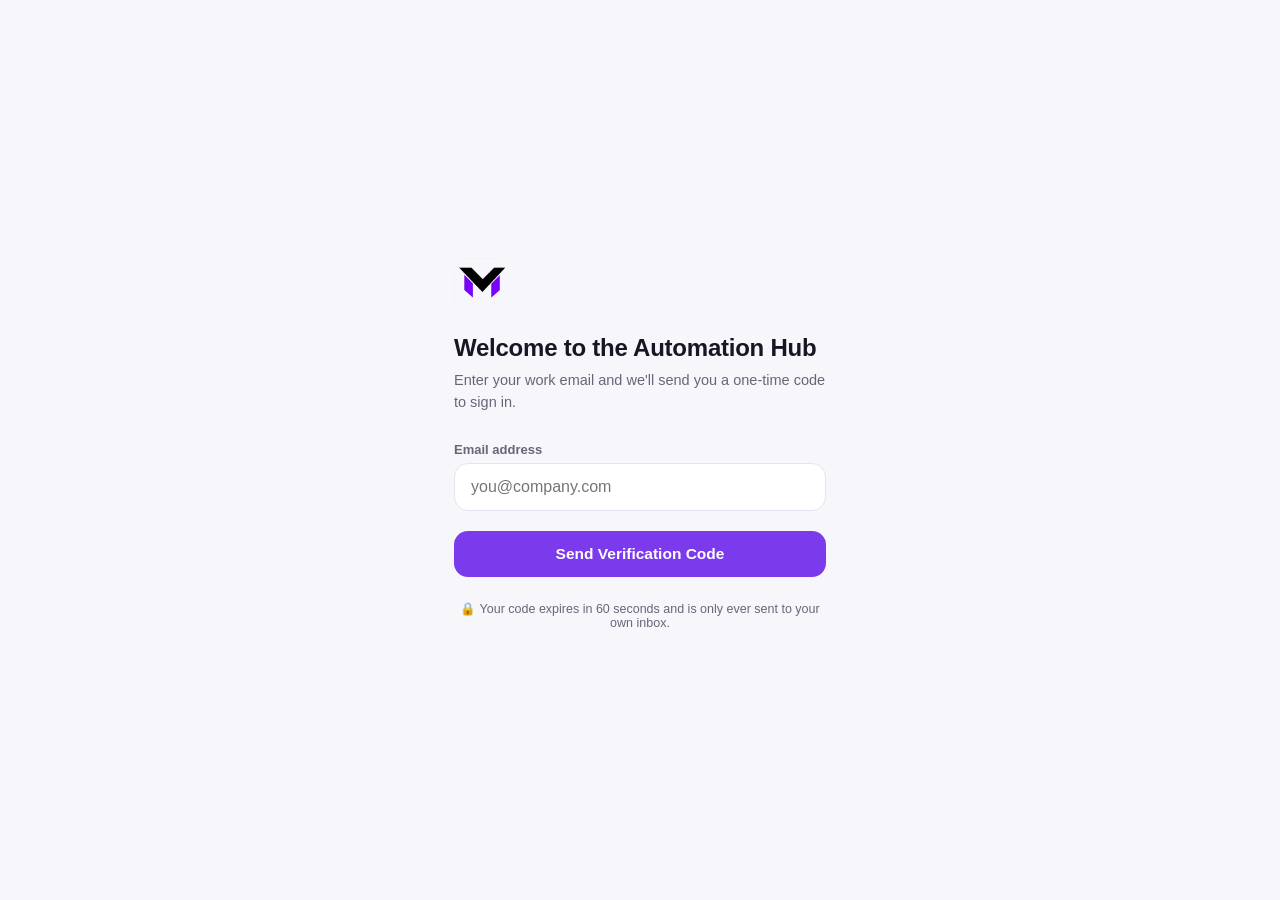
<file: pwa/index.html>
<!DOCTYPE html>
<html lang="en">
<head>
<meta charset="UTF-8" />
<meta name="viewport" content="width=device-width, initial-scale=1, viewport-fit=cover" />
<title>MDS Automation Hub</title>
<meta name="description" content="Turn Michael Data Solutions automations on and off." />
<meta name="theme-color" content="#ffffff" />
<meta name="robots" content="noindex, nofollow" />

<link rel="manifest" href="manifest.json" />
<link rel="icon" href="icons/logo.png" />
<link rel="apple-touch-icon" href="icons/logo.png" />

<link rel="stylesheet" href="styles.css" />
</head>
<body>

<!-- ===================== EMAIL ENTRY ===================== -->
<section id="screen-login" class="screen active" aria-labelledby="login-heading">
  <div class="card">
    <img class="logo" src="icons/logo.png" alt="Michael Data Solutions" />
    <h1 id="login-heading">Welcome to the Automation Hub</h1>
    <p class="subtitle">Enter your work email and we'll send you a one-time code to sign in.</p>

    <form id="login-form" novalidate>
      <label class="field-label" for="login-email">Email address</label>
      <input
        type="email"
        id="login-email"
        name="email"
        placeholder="you@company.com"
        autocomplete="email"
        inputmode="email"
        required
      />
      <p class="field-error" id="login-error" role="alert"></p>
      <button type="submit" class="btn btn-primary" id="login-submit">
        <span class="btn-label">Send Verification Code</span>
        <span class="btn-spinner" hidden></span>
      </button>
    </form>

    <p class="trust-note">🔒 Your code expires in 60 seconds and is only ever sent to your own inbox.</p>
  </div>
</section>

<!-- ===================== CODE ENTRY ===================== -->
<section id="screen-verify" class="screen" aria-labelledby="verify-heading">
  <div class="card">
    <button type="button" class="btn-back" id="verify-back">&larr; Back</button>
    <img class="logo" src="icons/logo.png" alt="Michael Data Solutions" />
    <h1 id="verify-heading">Enter your code</h1>
    <p class="subtitle">
      We sent a 6-digit code to <strong id="verify-email"></strong>
      &nbsp;&middot;&nbsp;<button type="button" class="link-btn" id="verify-change-email">Change</button>
    </p>

    <form id="verify-form" novalidate>
      <div class="otp-inputs" id="otp-inputs">
        <input type="text" inputmode="numeric" maxlength="1" class="otp-box" data-index="0" autocomplete="one-time-code" />
        <input type="text" inputmode="numeric" maxlength="1" class="otp-box" data-index="1" />
        <input type="text" inputmode="numeric" maxlength="1" class="otp-box" data-index="2" />
        <input type="text" inputmode="numeric" maxlength="1" class="otp-box" data-index="3" />
        <input type="text" inputmode="numeric" maxlength="1" class="otp-box" data-index="4" />
        <input type="text" inputmode="numeric" maxlength="1" class="otp-box" data-index="5" />
      </div>

      <p class="countdown" id="verify-countdown">Code expires in <span id="countdown-seconds">60</span>s</p>
      <p class="field-error" id="verify-error" role="alert"></p>

      <button type="submit" class="btn btn-primary" id="verify-submit">
        <span class="btn-label">Verify &amp; Continue</span>
        <span class="btn-spinner" hidden></span>
      </button>
      <button type="button" class="btn btn-secondary" id="verify-resend" disabled>Resend Code</button>
    </form>
  </div>
</section>

<!-- ===================== DASHBOARD ===================== -->
<section id="screen-dashboard" class="screen" aria-labelledby="dashboard-heading">
  <header class="dashboard-header">
    <div class="dashboard-header-inner">
      <img class="logo logo-small" src="icons/logo.png" alt="Michael Data Solutions" />
      <div class="dashboard-header-text">
        <h1 id="dashboard-heading">Automation Hub</h1>
        <p class="dashboard-user" id="dashboard-user"></p>
      </div>
      <button type="button" class="link-btn" id="dashboard-signout">Sign out</button>
    </div>
  </header>

  <main class="dashboard-main">
    <p class="field-error" id="dashboard-error" role="alert"></p>

    <div id="dashboard-loading" class="loading-state">
      <span class="btn-spinner spinner-dark" aria-hidden="true"></span>
      Loading your automations&hellip;
    </div>

    <div id="dashboard-empty" class="empty-state" hidden>
      No automations are assigned to your account yet — contact Michael Data Solutions to get set up.
    </div>

    <ul id="automation-list" class="automation-list" hidden></ul>
  </main>
</section>

<!-- ===================== END-DATE PROMPT (shown when turning an automation ON) ===================== -->
<div id="enddate-modal" class="modal-overlay" hidden>
  <div class="modal-box" role="dialog" aria-modal="true" aria-labelledby="enddate-heading">
    <h2 id="enddate-heading">Run until when?</h2>
    <p class="subtitle" id="enddate-automation-name"></p>

    <label class="field-label" for="enddate-input">End date (optional)</label>
    <input type="date" id="enddate-input" />
    <p class="field-hint">Leave blank to run until you turn it off yourself.</p>
    <p class="field-error" id="enddate-error" role="alert"></p>

    <div class="modal-actions">
      <button type="button" class="btn btn-secondary" id="enddate-cancel">Cancel</button>
      <button type="button" class="btn btn-primary" id="enddate-confirm">
        <span class="btn-label">Turn On</span>
        <span class="btn-spinner" hidden></span>
      </button>
    </div>
  </div>
</div>

<!-- ===================== SESSION EXPIRED MODAL ===================== -->
<div id="session-expired-modal" class="modal-overlay" hidden>
  <div class="modal-box" role="dialog" aria-modal="true" aria-labelledby="expired-heading">
    <img class="logo" src="icons/logo.png" alt="Michael Data Solutions" />
    <h2 id="expired-heading">Session Expired</h2>
    <p class="subtitle">Your 7-day access has ended. Request a new code to keep managing your automations.</p>
    <p class="field-error" id="expired-error" role="alert"></p>

    <button type="button" class="btn btn-primary" id="expired-request-code">
      <span class="btn-label">Request New Login Code</span>
      <span class="btn-spinner" hidden></span>
    </button>
    <button type="button" class="btn btn-secondary" id="expired-signout">Sign Out</button>
  </div>
</div>

<script src="app.js"></script>
</body>
</html>
</file>
<file: pwa/styles.css>
:root {
  --color-bg: #f7f6fb;
  --color-surface: #ffffff;
  --color-border: #e6e3f2;
  --color-text: #1a1523;
  --color-text-muted: #6b6478;
  --color-primary: #7c3aed;
  --color-primary-hover: #6d28d9;
  --color-primary-soft: #f1eafe;
  --color-danger: #dc2626;
  --color-danger-soft: #fdecec;
  --color-success: #15803d;
  --color-success-soft: #eafaf0;
  --shadow-card: 0 1px 2px rgba(26, 21, 35, 0.04), 0 8px 24px rgba(26, 21, 35, 0.06);
  --radius-lg: 20px;
  --radius-md: 14px;
  --radius-sm: 10px;
}

* {
  box-sizing: border-box;
}

html,
body {
  margin: 0;
  padding: 0;
}

body {
  background: var(--color-bg);
  color: var(--color-text);
  font-family: -apple-system, BlinkMacSystemFont, "Segoe UI", Roboto, Helvetica, Arial, sans-serif;
  -webkit-font-smoothing: antialiased;
  min-height: 100vh;
}

img {
  max-width: 100%;
}

button {
  font-family: inherit;
}

/* ===================== SCREENS ===================== */

.screen {
  display: none;
  min-height: 100vh;
}

.screen.active {
  display: block;
}

#screen-login .card,
#screen-verify .card {
  max-width: 420px;
  margin: 0 auto;
  min-height: 100vh;
  display: flex;
  flex-direction: column;
  justify-content: center;
  padding: 32px 24px;
}

.logo {
  width: 56px;
  height: 56px;
  border-radius: 14px;
  margin-bottom: 20px;
}

h1 {
  font-size: 24px;
  font-weight: 700;
  margin: 0 0 8px;
  letter-spacing: -0.01em;
}

.subtitle {
  color: var(--color-text-muted);
  font-size: 14.5px;
  line-height: 1.5;
  margin: 0 0 28px;
}

.field-label {
  display: block;
  font-size: 13px;
  font-weight: 600;
  color: var(--color-text-muted);
  margin-bottom: 6px;
}

input[type="email"],
input[type="date"] {
  width: 100%;
  padding: 14px 16px;
  font-size: 16px;
  border: 1.5px solid var(--color-border);
  border-radius: var(--radius-md);
  background: var(--color-surface);
  color: var(--color-text);
  outline: none;
  transition: border-color 0.15s ease, box-shadow 0.15s ease;
}

input[type="email"]:focus,
input[type="date"]:focus {
  border-color: var(--color-primary);
  box-shadow: 0 0 0 4px var(--color-primary-soft);
}

.field-error {
  color: var(--color-danger);
  font-size: 13.5px;
  margin: 10px 0 0;
  min-height: 0;
}

.field-error:empty {
  display: none;
}

.field-hint {
  color: var(--color-text-muted);
  font-size: 12.5px;
  margin: 8px 0 0;
}

/* ===================== BUTTONS ===================== */

.btn {
  width: 100%;
  padding: 14px 20px;
  font-size: 15.5px;
  font-weight: 600;
  border-radius: var(--radius-md);
  border: none;
  cursor: pointer;
  margin-top: 20px;
  display: flex;
  align-items: center;
  justify-content: center;
  gap: 8px;
  transition: background 0.15s ease, opacity 0.15s ease, transform 0.05s ease;
}

.btn:active {
  transform: scale(0.99);
}

.btn:disabled {
  opacity: 0.55;
  cursor: not-allowed;
}

.btn-primary {
  background: var(--color-primary);
  color: #ffffff;
}

.btn-primary:hover:not(:disabled) {
  background: var(--color-primary-hover);
}

.btn-secondary {
  background: var(--color-surface);
  color: var(--color-text);
  border: 1.5px solid var(--color-border);
}

.btn-secondary:hover:not(:disabled) {
  border-color: var(--color-primary);
  color: var(--color-primary);
}

.btn-back {
  background: none;
  border: none;
  color: var(--color-text-muted);
  font-size: 14.5px;
  font-weight: 600;
  cursor: pointer;
  padding: 0;
  margin-bottom: 16px;
  align-self: flex-start;
}

.btn-back:hover {
  color: var(--color-primary);
}

.link-btn {
  background: none;
  border: none;
  color: var(--color-primary);
  font-weight: 600;
  font-size: inherit;
  cursor: pointer;
  padding: 0;
}

.link-btn:hover {
  text-decoration: underline;
}

.btn-spinner {
  width: 16px;
  height: 16px;
  border-radius: 50%;
  border: 2px solid rgba(255, 255, 255, 0.4);
  border-top-color: #ffffff;
  animation: spin 0.7s linear infinite;
  flex-shrink: 0;
}

.btn-spinner.spinner-dark {
  border: 2px solid var(--color-border);
  border-top-color: var(--color-primary);
}

@keyframes spin {
  to {
    transform: rotate(360deg);
  }
}

/* ===================== OTP + COUNTDOWN ===================== */

.otp-inputs {
  display: flex;
  gap: 10px;
  justify-content: space-between;
}

.otp-box {
  width: 100%;
  aspect-ratio: 1;
  text-align: center;
  font-size: 22px;
  font-weight: 700;
  border: 1.5px solid var(--color-border);
  border-radius: var(--radius-sm);
  background: var(--color-surface);
  color: var(--color-text);
  outline: none;
  transition: border-color 0.15s ease, box-shadow 0.15s ease;
}

.otp-box:focus {
  border-color: var(--color-primary);
  box-shadow: 0 0 0 4px var(--color-primary-soft);
}

.countdown {
  text-align: center;
  color: var(--color-text-muted);
  font-size: 13.5px;
  margin: 16px 0 0;
}

.countdown.expired {
  color: var(--color-danger);
  font-weight: 600;
}

.trust-note {
  text-align: center;
  color: var(--color-text-muted);
  font-size: 12.5px;
  margin-top: 24px;
}

/* ===================== DASHBOARD ===================== */

.dashboard-header {
  position: sticky;
  top: 0;
  background: var(--color-surface);
  border-bottom: 1px solid var(--color-border);
  z-index: 10;
}

.dashboard-header-inner {
  max-width: 640px;
  margin: 0 auto;
  padding: 16px 20px;
  display: flex;
  align-items: center;
  gap: 12px;
}

.logo-small {
  width: 38px;
  height: 38px;
  border-radius: 10px;
  margin: 0;
  flex-shrink: 0;
}

.dashboard-header-text {
  flex: 1;
  min-width: 0;
}

.dashboard-header-text h1 {
  font-size: 17px;
  margin: 0;
}

.dashboard-user {
  color: var(--color-text-muted);
  font-size: 12.5px;
  margin: 2px 0 0;
  overflow: hidden;
  text-overflow: ellipsis;
  white-space: nowrap;
}

.dashboard-main {
  max-width: 640px;
  margin: 0 auto;
  padding: 20px;
}

.loading-state,
.empty-state {
  display: flex;
  align-items: center;
  justify-content: center;
  gap: 10px;
  color: var(--color-text-muted);
  font-size: 14px;
  padding: 60px 20px;
  text-align: center;
}

.automation-list {
  list-style: none;
  margin: 0;
  padding: 0;
  display: flex;
  flex-direction: column;
  gap: 12px;
}

.automation-card {
  background: var(--color-surface);
  border: 1px solid var(--color-border);
  border-radius: var(--radius-lg);
  box-shadow: var(--shadow-card);
  padding: 18px;
}

.automation-card-top {
  display: flex;
  align-items: flex-start;
  justify-content: space-between;
  gap: 12px;
}

.automation-name {
  font-size: 15.5px;
  font-weight: 700;
  margin: 0 0 4px;
}

.automation-description {
  color: var(--color-text-muted);
  font-size: 13.5px;
  line-height: 1.45;
  margin: 0;
}

.automation-meta {
  margin-top: 12px;
  padding-top: 12px;
  border-top: 1px dashed var(--color-border);
  display: flex;
  align-items: center;
  justify-content: space-between;
  flex-wrap: wrap;
  gap: 8px;
}

.badge {
  display: inline-flex;
  align-items: center;
  gap: 5px;
  font-size: 12px;
  font-weight: 700;
  padding: 4px 10px;
  border-radius: 999px;
}

.badge-active {
  background: var(--color-success-soft);
  color: var(--color-success);
}

.badge-off {
  background: #f1f0f4;
  color: var(--color-text-muted);
}

.automation-subtext {
  color: var(--color-text-muted);
  font-size: 12px;
}

/* Toggle switch */

.toggle {
  position: relative;
  display: inline-block;
  width: 46px;
  height: 27px;
  flex-shrink: 0;
}

.toggle input {
  opacity: 0;
  width: 0;
  height: 0;
}

.toggle-track {
  position: absolute;
  inset: 0;
  background: var(--color-border);
  border-radius: 999px;
  cursor: pointer;
  transition: background 0.15s ease;
}

.toggle-track::before {
  content: "";
  position: absolute;
  width: 21px;
  height: 21px;
  left: 3px;
  top: 3px;
  background: #ffffff;
  border-radius: 50%;
  box-shadow: 0 1px 3px rgba(0, 0, 0, 0.25);
  transition: transform 0.15s ease;
}

.toggle input:checked + .toggle-track {
  background: var(--color-primary);
}

.toggle input:checked + .toggle-track::before {
  transform: translateX(19px);
}

.toggle input:disabled + .toggle-track {
  opacity: 0.5;
  cursor: not-allowed;
}

/* ===================== MODALS ===================== */

.modal-overlay {
  position: fixed;
  inset: 0;
  background: rgba(26, 21, 35, 0.45);
  display: flex;
  align-items: center;
  justify-content: center;
  padding: 20px;
  z-index: 100;
}

.modal-overlay[hidden] {
  display: none;
}

.modal-box {
  background: var(--color-surface);
  border-radius: var(--radius-lg);
  box-shadow: var(--shadow-card);
  padding: 28px 24px;
  max-width: 380px;
  width: 100%;
  text-align: center;
}

.modal-box .logo {
  margin: 0 auto 16px;
}

.modal-box .field-label {
  text-align: left;
}

.modal-box input[type="date"] {
  margin-bottom: 4px;
}

.modal-box .field-hint {
  text-align: left;
}

.modal-actions {
  display: flex;
  gap: 10px;
  margin-top: 20px;
}

.modal-actions .btn {
  margin-top: 0;
}

@media (max-width: 380px) {
  .otp-box {
    font-size: 18px;
  }
}
</file>
